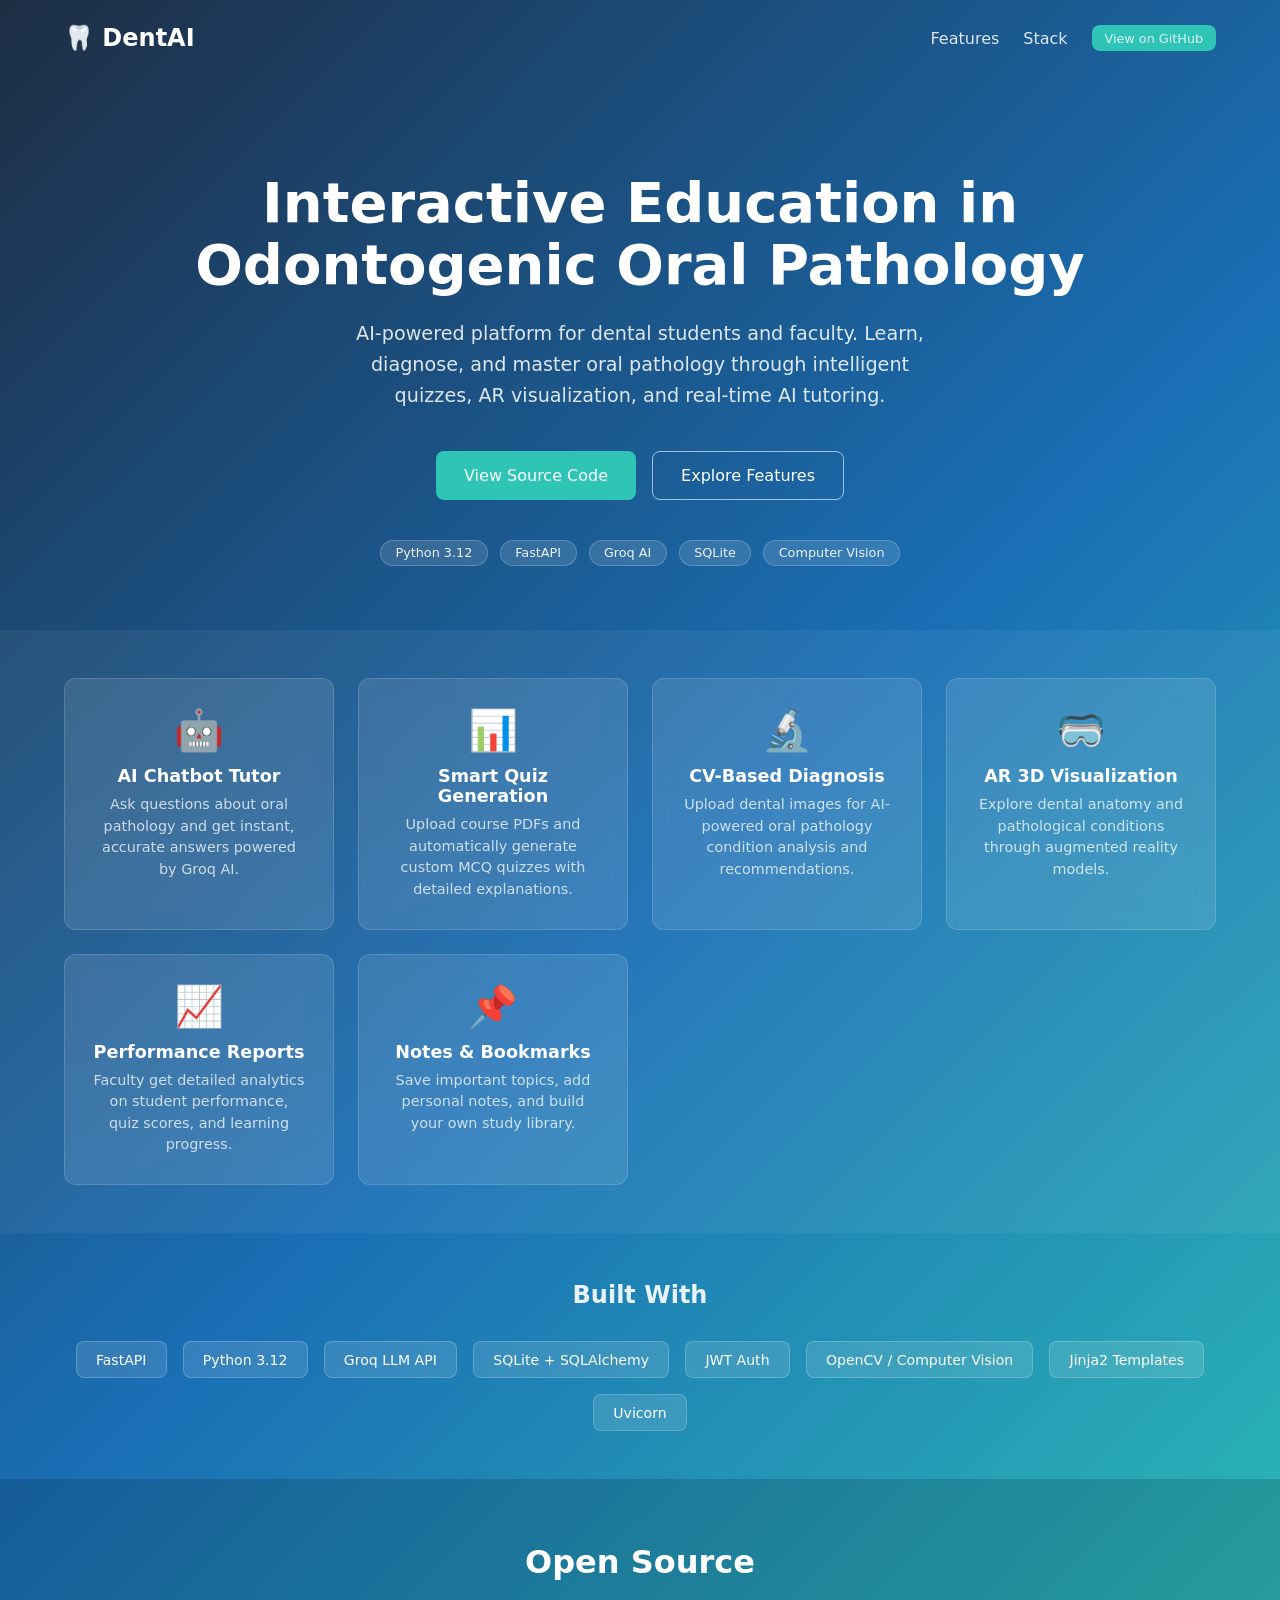
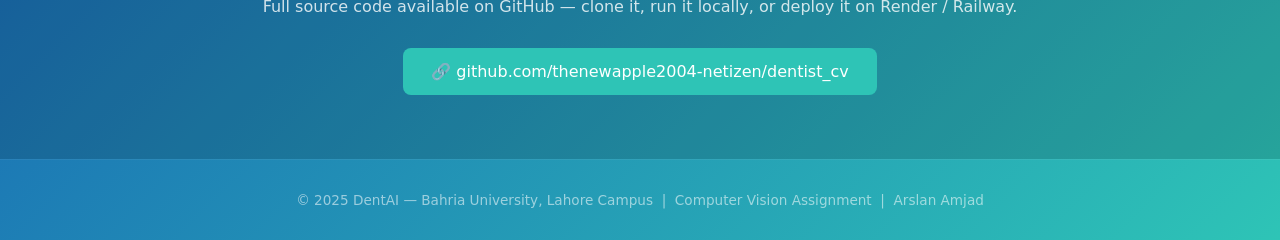
<file: index.html>
<!DOCTYPE html>
<html lang="en">
<head>
  <meta charset="UTF-8">
  <meta name="viewport" content="width=device-width, initial-scale=1.0">
  <title>DentAI - Oral Pathology Education</title>
  <style>
    :root {
      --primary: #1a6fb5;
      --secondary: #2ec4b6;
      --radius: 12px;
    }
    * { box-sizing: border-box; margin: 0; padding: 0; }
    body {
      font-family: 'Segoe UI', system-ui, -apple-system, sans-serif;
      min-height: 100vh;
    }
    .landing {
      min-height: 100vh;
      background: linear-gradient(135deg, #1d2d44 0%, #1a6fb5 50%, #2ec4b6 100%);
      color: white;
    }
    .landing-nav {
      display: flex;
      justify-content: space-between;
      align-items: center;
      padding: 1.5rem 4rem;
    }
    .logo { font-size: 1.5rem; font-weight: 700; }
    .nav-links { display: flex; gap: 1.5rem; align-items: center; }
    .nav-links a { color: rgba(255,255,255,0.85); text-decoration: none; transition: color 0.2s; }
    .nav-links a:hover { color: white; }
    .btn {
      display: inline-flex;
      align-items: center;
      gap: 0.5rem;
      padding: 0.6rem 1.25rem;
      border-radius: 8px;
      font-size: 0.9rem;
      font-weight: 500;
      cursor: pointer;
      border: none;
      text-decoration: none;
      transition: all 0.2s;
    }
    .btn-secondary { background: var(--secondary); color: white; }
    .btn-secondary:hover { filter: brightness(0.9); }
    .btn-outline { background: transparent; border: 1.5px solid rgba(255,255,255,0.6); color: white; }
    .btn-outline:hover { background: rgba(255,255,255,0.15); }
    .btn-sm { padding: 0.35rem 0.8rem; font-size: 0.8rem; }
    .btn-lg { padding: 0.85rem 1.75rem; font-size: 1rem; }

    .landing-hero {
      text-align: center;
      padding: 6rem 2rem 4rem;
    }
    .landing-hero h1 {
      font-size: 3.5rem;
      font-weight: 800;
      margin-bottom: 1.5rem;
      line-height: 1.1;
    }
    .landing-hero p {
      font-size: 1.2rem;
      opacity: 0.85;
      max-width: 620px;
      margin: 0 auto 2.5rem;
      line-height: 1.6;
    }
    .hero-btns { display: flex; gap: 1rem; justify-content: center; flex-wrap: wrap; }

    .badge-row {
      display: flex;
      gap: 0.75rem;
      justify-content: center;
      flex-wrap: wrap;
      margin-top: 2.5rem;
    }
    .badge {
      background: rgba(255,255,255,0.12);
      border: 1px solid rgba(255,255,255,0.2);
      border-radius: 20px;
      padding: 0.3rem 0.9rem;
      font-size: 0.8rem;
      color: rgba(255,255,255,0.9);
    }

    .landing-features {
      display: grid;
      grid-template-columns: repeat(auto-fit, minmax(240px, 1fr));
      gap: 1.5rem;
      padding: 3rem 4rem;
      background: rgba(255,255,255,0.05);
    }
    .feature-card {
      background: rgba(255,255,255,0.1);
      backdrop-filter: blur(10px);
      border-radius: var(--radius);
      padding: 1.75rem;
      text-align: center;
      border: 1px solid rgba(255,255,255,0.15);
      transition: transform 0.2s;
    }
    .feature-card:hover { transform: translateY(-4px); }
    .feature-card .icon { font-size: 2.5rem; margin-bottom: 0.75rem; }
    .feature-card h3 { font-size: 1.1rem; margin-bottom: 0.5rem; }
    .feature-card p  { font-size: 0.9rem; opacity: 0.75; line-height: 1.5; }

    .tech-section {
      padding: 3rem 4rem;
      text-align: center;
    }
    .tech-section h2 { font-size: 1.5rem; font-weight: 700; margin-bottom: 2rem; opacity: 0.9; }
    .tech-grid {
      display: flex;
      gap: 1rem;
      justify-content: center;
      flex-wrap: wrap;
    }
    .tech-chip {
      background: rgba(255,255,255,0.12);
      border: 1px solid rgba(255,255,255,0.2);
      border-radius: 8px;
      padding: 0.6rem 1.2rem;
      font-size: 0.88rem;
      font-weight: 500;
    }

    .github-section {
      padding: 4rem 2rem;
      text-align: center;
      background: rgba(0,0,0,0.15);
    }
    .github-section h2 { font-size: 2rem; font-weight: 700; margin-bottom: 1rem; }
    .github-section p { opacity: 0.8; margin-bottom: 2rem; font-size: 1rem; }

    .footer {
      text-align: center;
      padding: 2rem;
      opacity: 0.55;
      font-size: 0.85rem;
      border-top: 1px solid rgba(255,255,255,0.1);
    }

    @media (max-width: 768px) {
      .landing-nav { padding: 1rem 1.5rem; }
      .landing-hero h1 { font-size: 2rem; }
      .landing-features { padding: 2rem 1.5rem; }
      .tech-section { padding: 2rem 1.5rem; }
      .github-section { padding: 3rem 1.5rem; }
    }
  </style>
</head>
<body>
<div class="landing">

  <nav class="landing-nav">
    <div class="logo">🦷 DentAI</div>
    <div class="nav-links">
      <a href="#features">Features</a>
      <a href="#tech">Stack</a>
      <a href="https://github.com/thenewapple2004-netizen/dentist_cv" target="_blank" class="btn btn-secondary btn-sm">View on GitHub</a>
    </div>
  </nav>

  <section class="landing-hero">
    <h1>Interactive Education in<br>Odontogenic Oral Pathology</h1>
    <p>AI-powered platform for dental students and faculty. Learn, diagnose, and master oral pathology through intelligent quizzes, AR visualization, and real-time AI tutoring.</p>
    <div class="hero-btns">
      <a href="https://github.com/thenewapple2004-netizen/dentist_cv" target="_blank" class="btn btn-secondary btn-lg">View Source Code</a>
      <a href="#features" class="btn btn-outline btn-lg">Explore Features</a>
    </div>
    <div class="badge-row">
      <span class="badge">Python 3.12</span>
      <span class="badge">FastAPI</span>
      <span class="badge">Groq AI</span>
      <span class="badge">SQLite</span>
      <span class="badge">Computer Vision</span>
    </div>
  </section>

  <section id="features" class="landing-features">
    <div class="feature-card">
      <div class="icon">🤖</div>
      <h3>AI Chatbot Tutor</h3>
      <p>Ask questions about oral pathology and get instant, accurate answers powered by Groq AI.</p>
    </div>
    <div class="feature-card">
      <div class="icon">📊</div>
      <h3>Smart Quiz Generation</h3>
      <p>Upload course PDFs and automatically generate custom MCQ quizzes with detailed explanations.</p>
    </div>
    <div class="feature-card">
      <div class="icon">🔬</div>
      <h3>CV-Based Diagnosis</h3>
      <p>Upload dental images for AI-powered oral pathology condition analysis and recommendations.</p>
    </div>
    <div class="feature-card">
      <div class="icon">🥽</div>
      <h3>AR 3D Visualization</h3>
      <p>Explore dental anatomy and pathological conditions through augmented reality models.</p>
    </div>
    <div class="feature-card">
      <div class="icon">📈</div>
      <h3>Performance Reports</h3>
      <p>Faculty get detailed analytics on student performance, quiz scores, and learning progress.</p>
    </div>
    <div class="feature-card">
      <div class="icon">📌</div>
      <h3>Notes & Bookmarks</h3>
      <p>Save important topics, add personal notes, and build your own study library.</p>
    </div>
  </section>

  <section id="tech" class="tech-section">
    <h2>Built With</h2>
    <div class="tech-grid">
      <span class="tech-chip">FastAPI</span>
      <span class="tech-chip">Python 3.12</span>
      <span class="tech-chip">Groq LLM API</span>
      <span class="tech-chip">SQLite + SQLAlchemy</span>
      <span class="tech-chip">JWT Auth</span>
      <span class="tech-chip">OpenCV / Computer Vision</span>
      <span class="tech-chip">Jinja2 Templates</span>
      <span class="tech-chip">Uvicorn</span>
    </div>
  </section>

  <section class="github-section">
    <h2>Open Source</h2>
    <p>Full source code available on GitHub — clone it, run it locally, or deploy it on Render / Railway.</p>
    <a href="https://github.com/thenewapple2004-netizen/dentist_cv" target="_blank" class="btn btn-secondary btn-lg">
      &#128279; github.com/thenewapple2004-netizen/dentist_cv
    </a>
  </section>

  <div class="footer">
    &copy; 2025 DentAI &mdash; Bahria University, Lahore Campus &nbsp;|&nbsp; Computer Vision Assignment &nbsp;|&nbsp; Arslan Amjad
  </div>

</div>
</body>
</html>
</file>
